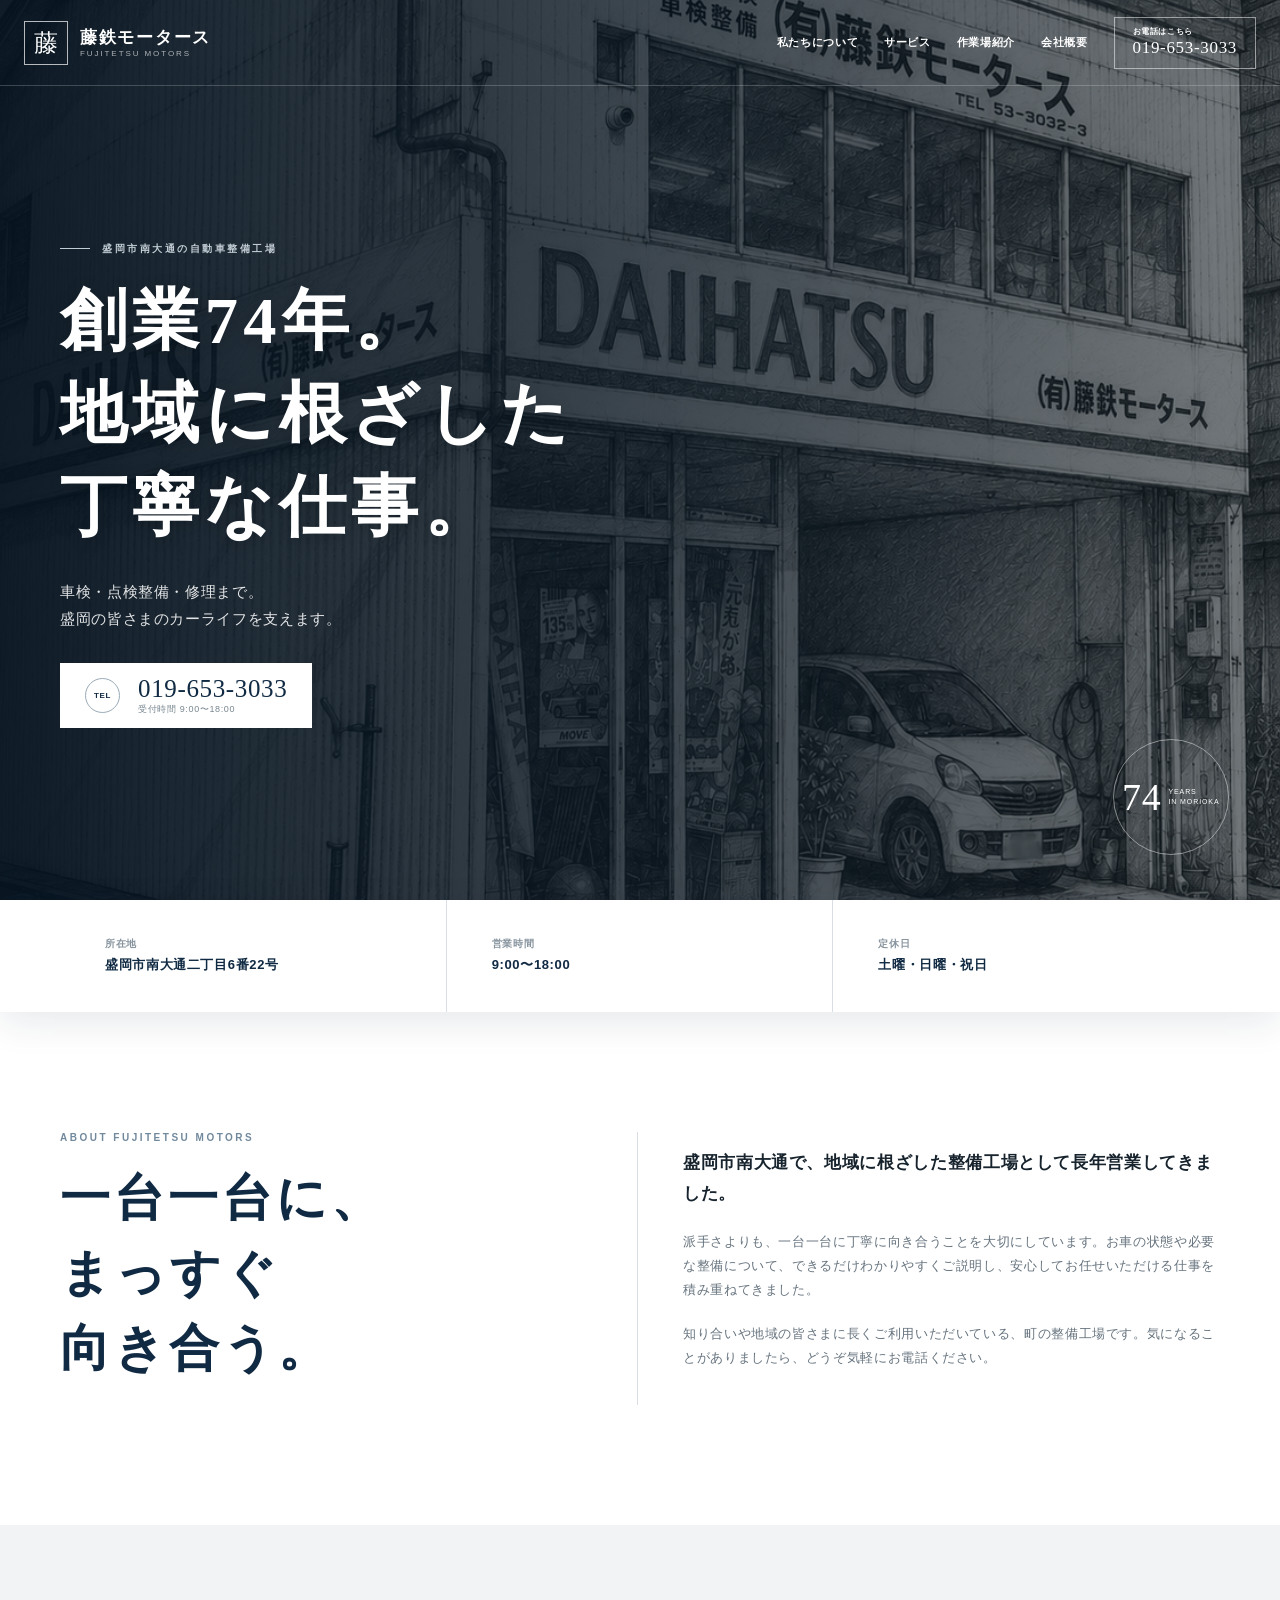
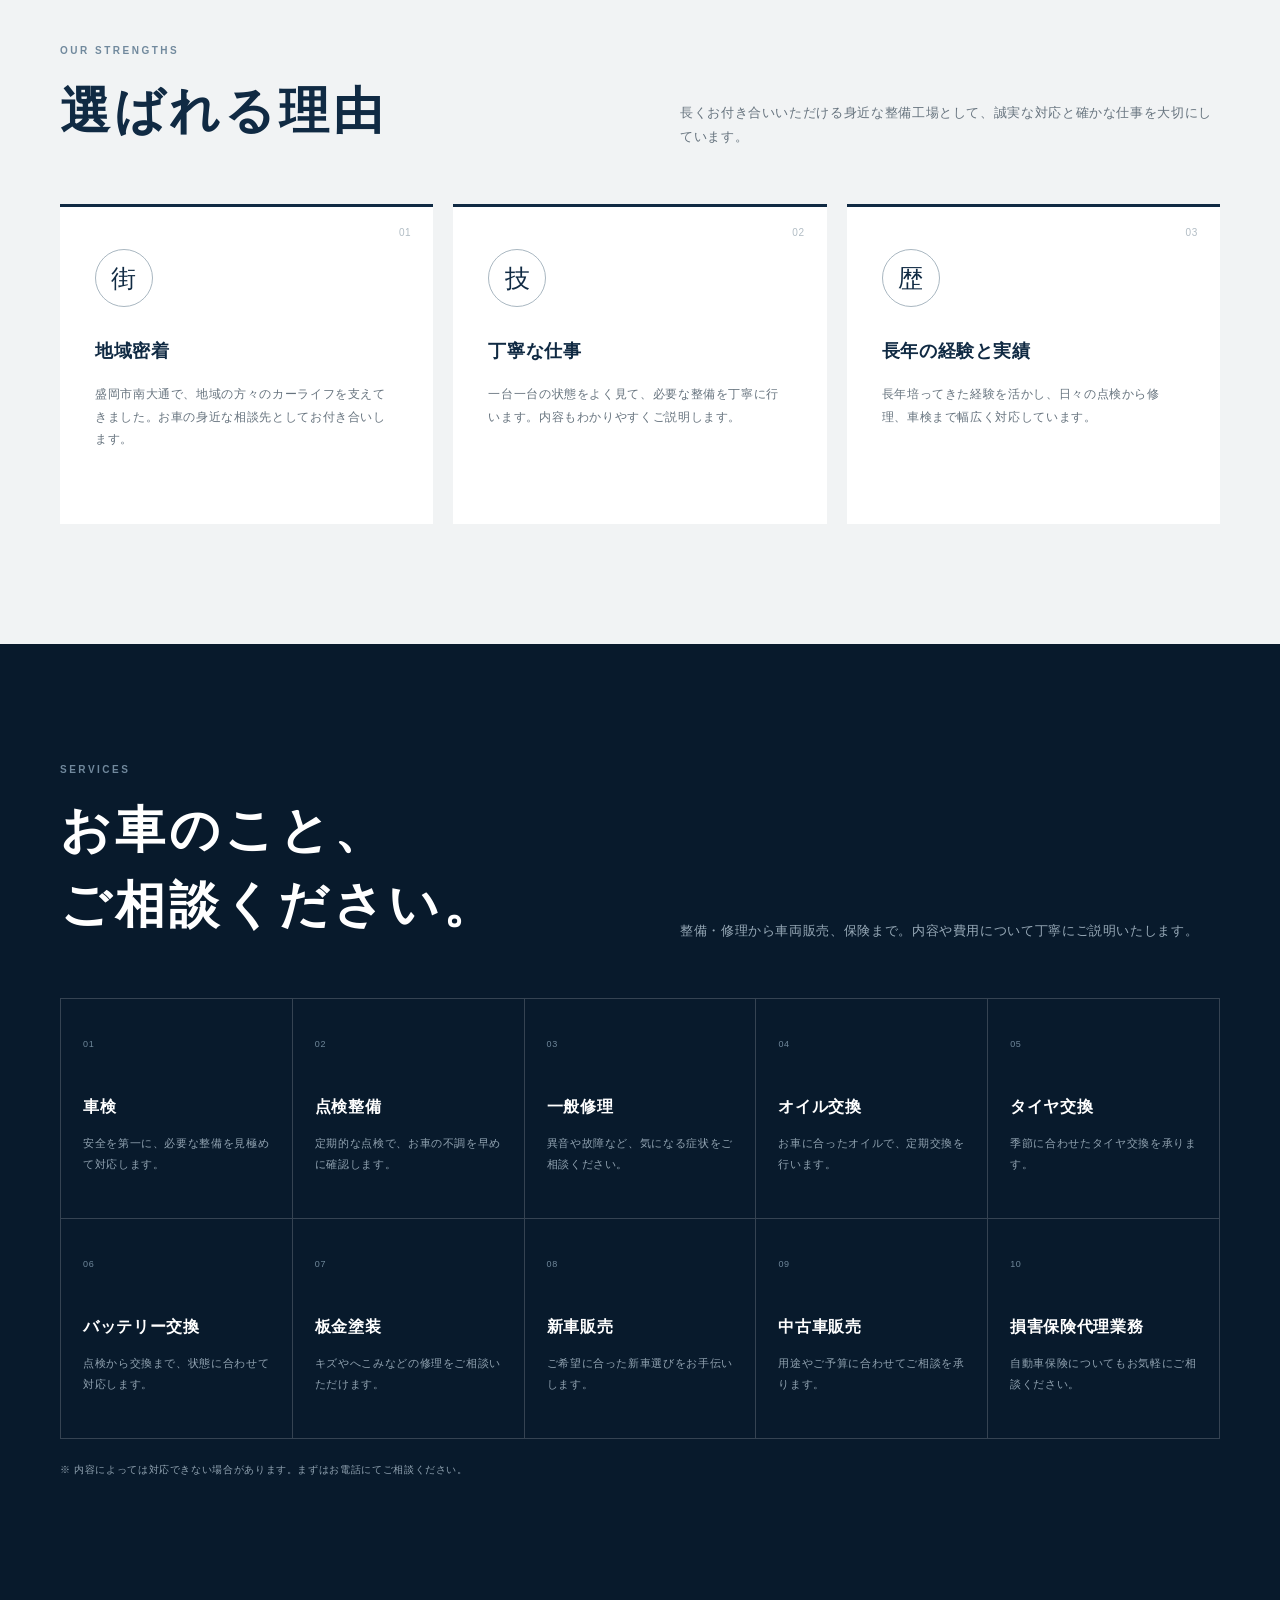
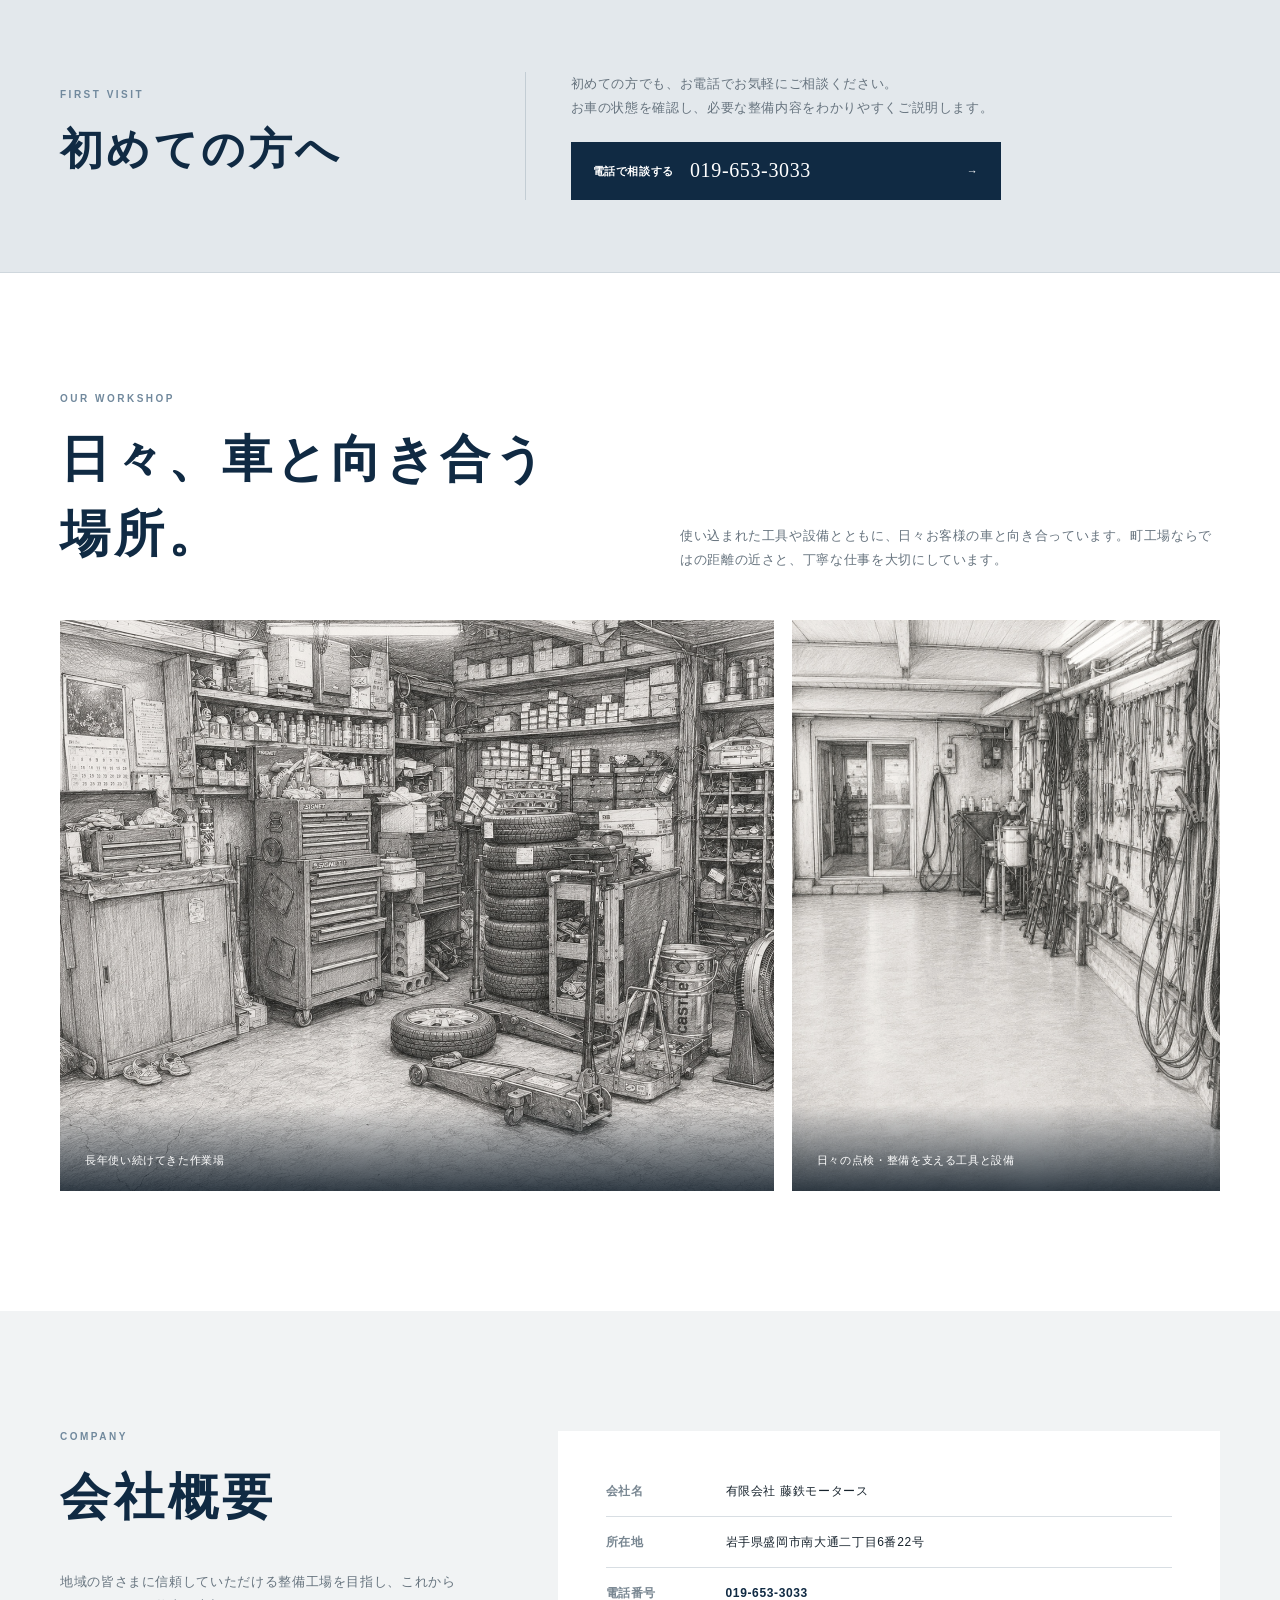
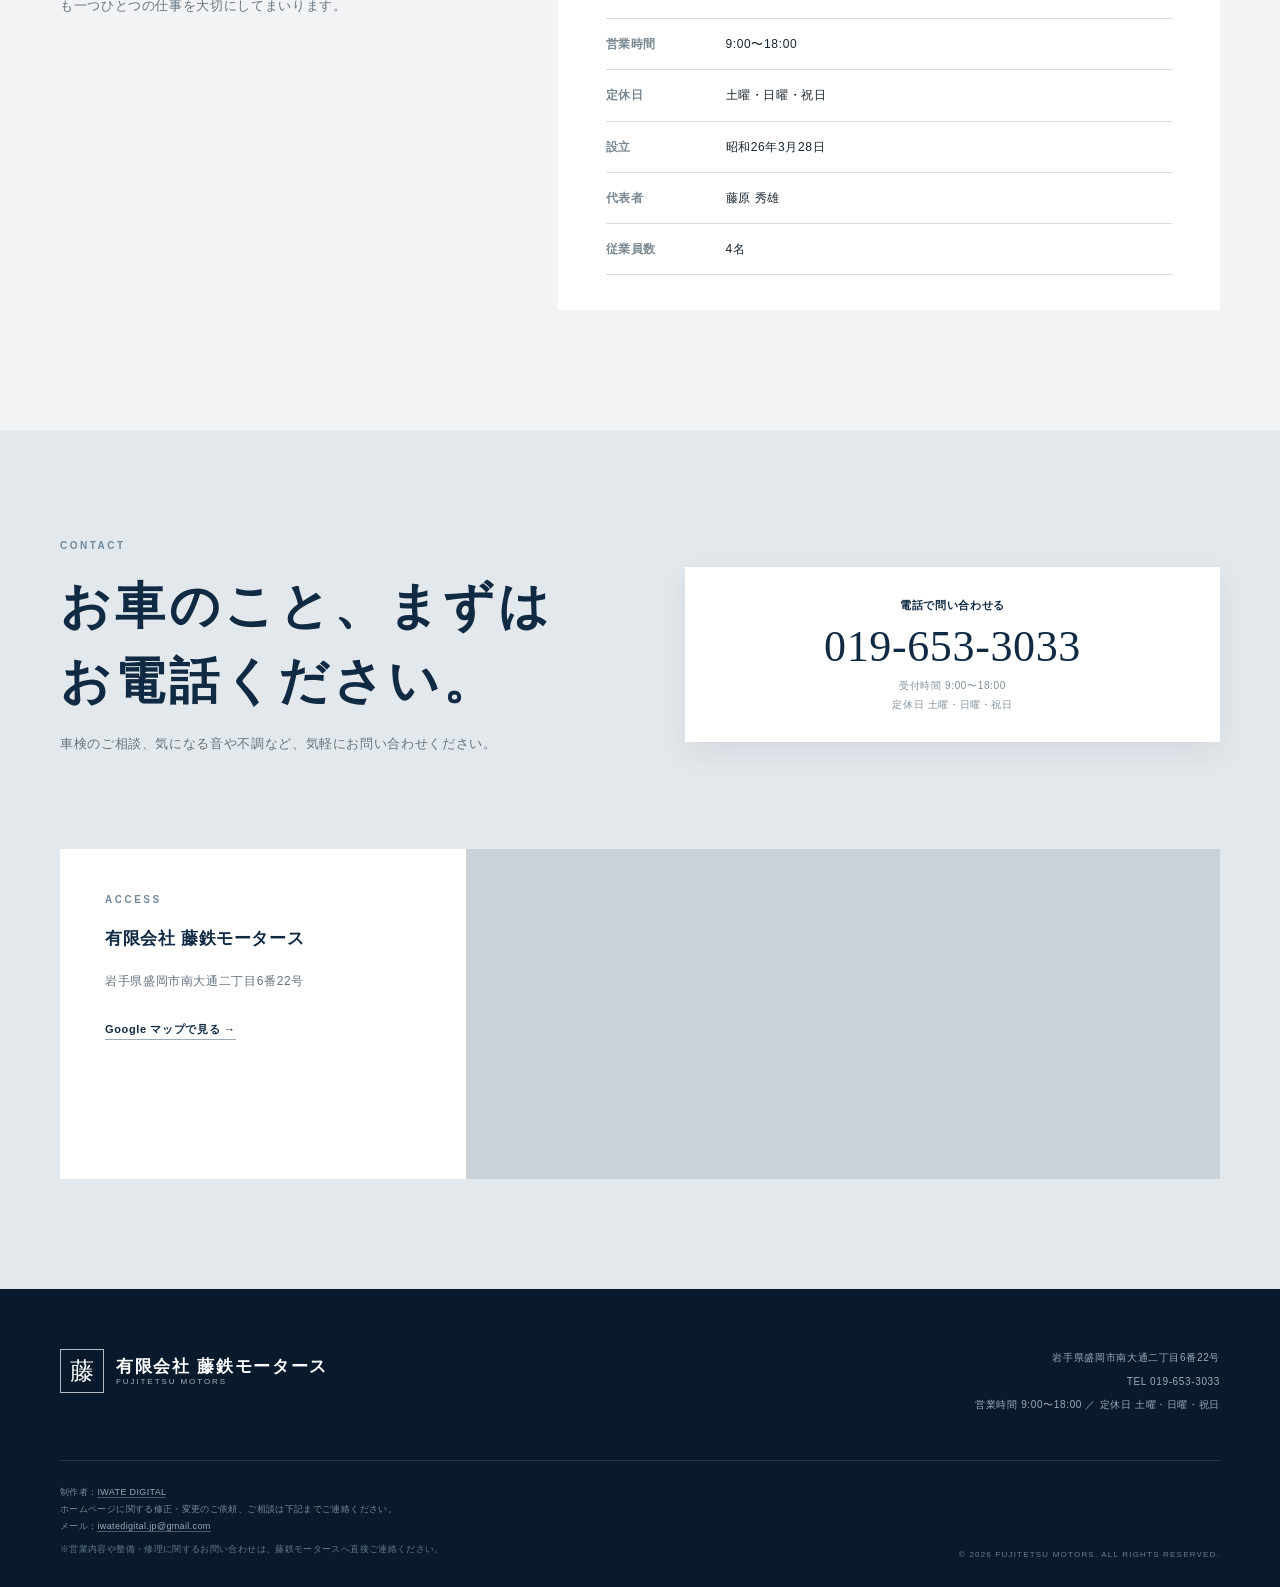
<file: index.html>
<!DOCTYPE html>
<html lang="ja">
<head>
  <meta charset="UTF-8">
  <meta name="viewport" content="width=device-width, initial-scale=1.0">
  <meta name="description" content="有限会社藤鉄モータースは、盛岡市南大通の地域に根ざした自動車整備工場です。車検・点検整備・修理など、お車のことを丁寧に承ります。">
  <title>有限会社 藤鉄モータース | 盛岡市南大通の自動車整備工場</title>
  <link rel="stylesheet" href="styles.css">
  <link rel="stylesheet" href="workshop-photos.css">
</head>
<body>
  <header class="site-header" id="top">
    <div class="header-inner">
      <a class="brand" href="#top" aria-label="藤鉄モータース ホーム">
        <span class="brand-mark" aria-hidden="true">藤</span>
        <span class="brand-copy"><strong>藤鉄モータース</strong><small>FUJITETSU MOTORS</small></span>
      </a>
      <button class="menu-button" aria-label="メニューを開く" aria-expanded="false"><span></span><span></span><span></span></button>
      <nav class="global-nav" aria-label="メインナビゲーション">
        <a href="#about">私たちについて</a>
        <a href="#services">サービス</a>
        <a href="#workshop">作業場紹介</a>
        <a href="#company">会社概要</a>
        <a class="header-phone" href="tel:0196533033"><small>お電話はこちら</small><strong>019-653-3033</strong></a>
      </nav>
    </div>
  </header>

  <main>
    <section class="hero">
      <div class="hero-bg" aria-hidden="true"></div>
      <div class="container hero-content">
        <p class="eyebrow hero-eyebrow">盛岡市南大通の自動車整備工場</p>
        <h1>創業74年。<br>地域に根ざした<br>丁寧な仕事。</h1>
        <p class="hero-lead">車検・点検整備・修理まで。<br>盛岡の皆さまのカーライフを支えます。</p>
        <a class="button button-primary" href="tel:0196533033"><span class="phone-symbol">TEL</span><span>019-653-3033<small>受付時間 9:00〜18:00</small></span></a>
      </div>
      <div class="hero-badge"><strong>74</strong><span>YEARS<br>IN MORIOKA</span></div>
    </section>

    <section class="quick-info" aria-label="営業情報">
      <div class="container quick-grid">
        <div><span>所在地</span><strong>盛岡市南大通二丁目6番22号</strong></div>
        <div><span>営業時間</span><strong>9:00〜18:00</strong></div>
        <div><span>定休日</span><strong>土曜・日曜・祝日</strong></div>
      </div>
    </section>

    <section class="section about" id="about">
      <div class="container about-grid">
        <div>
          <p class="eyebrow">ABOUT FUJITETSU MOTORS</p>
          <h2>一台一台に、<br>まっすぐ<br>向き合う。</h2>
        </div>
        <div class="about-copy">
          <p class="large-copy">盛岡市南大通で、地域に根ざした整備工場として長年営業してきました。</p>
          <p>派手さよりも、一台一台に丁寧に向き合うことを大切にしています。お車の状態や必要な整備について、できるだけわかりやすくご説明し、安心してお任せいただける仕事を積み重ねてきました。</p>
          <p>知り合いや地域の皆さまに長くご利用いただいている、町の整備工場です。気になることがありましたら、どうぞ気軽にお電話ください。</p>
        </div>
      </div>
    </section>

    <section class="section reasons" id="reasons">
      <div class="container">
        <div class="section-heading">
          <div><p class="eyebrow">OUR STRENGTHS</p><h2>選ばれる理由</h2></div>
          <p>長くお付き合いいただける身近な整備工場として、誠実な対応と確かな仕事を大切にしています。</p>
        </div>
        <div class="reason-grid">
          <article class="reason-card"><span class="reason-number">01</span><span class="reason-kanji">街</span><h3>地域密着</h3><p>盛岡市南大通で、地域の方々のカーライフを支えてきました。お車の身近な相談先としてお付き合いします。</p></article>
          <article class="reason-card"><span class="reason-number">02</span><span class="reason-kanji">技</span><h3>丁寧な仕事</h3><p>一台一台の状態をよく見て、必要な整備を丁寧に行います。内容もわかりやすくご説明します。</p></article>
          <article class="reason-card"><span class="reason-number">03</span><span class="reason-kanji">歴</span><h3>長年の経験と実績</h3><p>長年培ってきた経験を活かし、日々の点検から修理、車検まで幅広く対応しています。</p></article>
        </div>
      </div>
    </section>

    <section class="section services" id="services">
      <div class="container">
        <div class="section-heading light">
          <div><p class="eyebrow">SERVICES</p><h2>お車のこと、<br>ご相談ください。</h2></div>
          <p>整備・修理から車両販売、保険まで。内容や費用について丁寧にご説明いたします。</p>
        </div>
        <div class="service-grid">
          <article class="service-card"><span>01</span><h3>車検</h3><p>安全を第一に、必要な整備を見極めて対応します。</p></article>
          <article class="service-card"><span>02</span><h3>点検整備</h3><p>定期的な点検で、お車の不調を早めに確認します。</p></article>
          <article class="service-card"><span>03</span><h3>一般修理</h3><p>異音や故障など、気になる症状をご相談ください。</p></article>
          <article class="service-card"><span>04</span><h3>オイル交換</h3><p>お車に合ったオイルで、定期交換を行います。</p></article>
          <article class="service-card"><span>05</span><h3>タイヤ交換</h3><p>季節に合わせたタイヤ交換を承ります。</p></article>
          <article class="service-card"><span>06</span><h3>バッテリー交換</h3><p>点検から交換まで、状態に合わせて対応します。</p></article>
          <article class="service-card"><span>07</span><h3>板金塗装</h3><p>キズやへこみなどの修理をご相談いただけます。</p></article>
          <article class="service-card"><span>08</span><h3>新車販売</h3><p>ご希望に合った新車選びをお手伝いします。</p></article>
          <article class="service-card"><span>09</span><h3>中古車販売</h3><p>用途やご予算に合わせてご相談を承ります。</p></article>
          <article class="service-card"><span>10</span><h3>損害保険代理業務</h3><p>自動車保険についてもお気軽にご相談ください。</p></article>
        </div>
        <p class="service-note">※ 内容によっては対応できない場合があります。まずはお電話にてご相談ください。</p>
      </div>
    </section>

    <section class="first-visit" id="first-visit">
      <div class="container first-visit-inner">
        <div>
          <p class="eyebrow">FIRST VISIT</p>
          <h2>初めての方へ</h2>
        </div>
        <div class="first-visit-copy">
          <p>初めての方でも、お電話でお気軽にご相談ください。<br>お車の状態を確認し、必要な整備内容をわかりやすくご説明します。</p>
          <a href="tel:0196533033">電話で相談する <strong>019-653-3033</strong><span>→</span></a>
        </div>
      </div>
    </section>

    <section class="section workshop" id="workshop">
      <div class="container">
        <div class="workshop-heading">
          <div><p class="eyebrow">OUR WORKSHOP</p><h2>日々、車と向き合う<br>場所。</h2></div>
          <p>使い込まれた工具や設備とともに、日々お客様の車と向き合っています。町工場ならではの距離の近さと、丁寧な仕事を大切にしています。</p>
        </div>
        <div class="workshop-photos">
          <figure class="workshop-photo main-photo"><img src="workshop-tires.jpg" alt="藤鉄モータースの作業場に積まれたタイヤ"><figcaption>長年使い続けてきた作業場</figcaption></figure>
          <figure class="workshop-photo detail-photo"><img src="workshop-tools.jpg" alt="藤鉄モータースの作業場に並ぶ工具と整備設備"><figcaption>日々の点検・整備を支える工具と設備</figcaption></figure>
        </div>
      </div>
    </section>

    <section class="section company" id="company">
      <div class="container company-grid">
        <div><p class="eyebrow">COMPANY</p><h2>会社概要</h2><p class="company-note">地域の皆さまに信頼していただける整備工場を目指し、これからも一つひとつの仕事を大切にしてまいります。</p></div>
        <div class="company-info">
          <dl>
            <div><dt>会社名</dt><dd>有限会社 藤鉄モータース</dd></div>
            <div><dt>所在地</dt><dd>岩手県盛岡市南大通二丁目6番22号</dd></div>
            <div><dt>電話番号</dt><dd><a href="tel:0196533033">019-653-3033</a></dd></div>
            <div><dt>営業時間</dt><dd>9:00〜18:00</dd></div>
            <div><dt>定休日</dt><dd>土曜・日曜・祝日</dd></div>
            <div><dt>設立</dt><dd>昭和26年3月28日</dd></div>
            <div><dt>代表者</dt><dd>藤原 秀雄</dd></div>
            <div><dt>従業員数</dt><dd>4名</dd></div>
          </dl>
        </div>
      </div>
    </section>

    <section class="contact" id="contact">
      <div class="container contact-top">
        <div><p class="eyebrow">CONTACT</p><h2>お車のこと、まずは<br>お電話ください。</h2><p>車検のご相談、気になる音や不調など、気軽にお問い合わせください。</p></div>
        <a class="phone-card" href="tel:0196533033"><span>電話で問い合わせる</span><strong>019-653-3033</strong><em>受付時間 9:00〜18:00<br>定休日 土曜・日曜・祝日</em></a>
      </div>
      <div class="container access-grid">
        <div class="access-info"><p class="eyebrow">ACCESS</p><h3>有限会社 藤鉄モータース</h3><p>岩手県盛岡市南大通二丁目6番22号</p><a href="https://www.google.com/maps/search/?api=1&query=岩手県盛岡市南大通二丁目6番22号" target="_blank" rel="noopener">Google マップで見る →</a></div>
        <div class="map-wrap"><iframe title="藤鉄モータース周辺地図" src="https://maps.google.com/maps?q=岩手県盛岡市南大通二丁目6番22号&output=embed" loading="lazy" referrerpolicy="no-referrer-when-downgrade"></iframe></div>
      </div>
    </section>
  </main>

  <footer>
    <div class="container footer-main">
      <a class="brand footer-brand" href="#top"><span class="brand-mark">藤</span><span class="brand-copy"><strong>有限会社 藤鉄モータース</strong><small>FUJITETSU MOTORS</small></span></a>
      <div class="footer-info"><p>岩手県盛岡市南大通二丁目6番22号</p><p><a href="tel:0196533033">TEL 019-653-3033</a></p><p>営業時間 9:00〜18:00 ／ 定休日 土曜・日曜・祝日</p></div>
    </div>
    <div class="container footer-bottom">
      <div class="creator-info">
        <p>制作者：<a href="https://h-suzukaze.github.io/iwate-digital/" target="_blank" rel="noopener noreferrer">IWATE DIGITAL</a></p>
        <p>ホームページに関する修正・変更のご依頼、ご相談は下記までご連絡ください。</p>
        <p>メール：<a href="mailto:iwatedigital.jp@gmail.com">iwatedigital.jp@gmail.com</a></p>
        <p class="creator-note">※営業内容や整備・修理に関するお問い合わせは、藤鉄モータースへ直接ご連絡ください。</p>
      </div>
      <small class="copyright-text">© 2026 FUJITETSU MOTORS. ALL RIGHTS RESERVED.</small>
    </div>
  </footer>
  <script src="script.js"></script>
</body>
</html>
</file>
<file: styles.css>
:root{--navy:#102a43;--deep:#081a2c;--silver:#d8dee4;--pale:#f1f3f4;--white:#fff;--ink:#17232d;--muted:#66737e;--line:#d8dee3;--max:1160px}*{box-sizing:border-box}html{scroll-behavior:smooth}body{margin:0;color:var(--ink);font-family:"Yu Gothic","Hiragino Kaku Gothic ProN",Meiryo,sans-serif;line-height:1.85;letter-spacing:.04em}a{color:inherit;text-decoration:none}img{display:block;width:100%}.container{width:min(calc(100% - 48px),var(--max));margin:auto}.site-header{position:fixed;inset:0 0 auto;z-index:20;height:86px;color:#fff;border-bottom:1px solid rgba(255,255,255,.2);transition:.25s}.site-header.scrolled{height:70px;background:rgba(8,26,44,.97);box-shadow:0 5px 25px rgba(0,0,0,.13)}.header-inner{height:100%;width:min(calc(100% - 48px),1280px);margin:auto;display:flex;align-items:center;justify-content:space-between}.brand{display:inline-flex;align-items:center;gap:12px}.brand-mark{width:44px;height:44px;border:1px solid rgba(255,255,255,.7);display:grid;place-items:center;font:24px serif}.brand-copy{display:flex;flex-direction:column;line-height:1.25}.brand-copy strong{font-size:17px;letter-spacing:.1em}.brand-copy small{font:8px Arial;letter-spacing:.24em;opacity:.65}.global-nav{height:100%;display:flex;align-items:center;gap:26px;font-size:11px;font-weight:700}.header-phone{height:52px;padding:6px 18px;border:1px solid rgba(255,255,255,.5);display:flex;flex-direction:column;justify-content:center;line-height:1.35}.header-phone small{font-size:8px}.header-phone strong{font:17px Georgia,serif;letter-spacing:.04em}.menu-button{display:none}.hero{height:100svh;min-height:720px;position:relative;display:flex;align-items:center;overflow:hidden;background:var(--deep);color:#fff}.hero-bg{position:absolute;inset:0;background:linear-gradient(90deg,rgba(5,19,32,.94),rgba(5,19,32,.68) 45%,rgba(5,19,32,.1) 78%),url("hero-workshop.jpg") center/cover;animation:hero-in 1s ease-out both}.hero-content{position:relative;z-index:2;padding-top:70px}.eyebrow{margin:0 0 18px;color:#71899d;font:700 10px Arial,sans-serif;letter-spacing:.25em}.hero-eyebrow{color:#c1ccd4;display:flex;align-items:center;gap:12px}.hero-eyebrow:before{content:"";width:30px;height:1px;background:currentColor}.hero h1,.about h2,.section-heading h2,.workshop h2,.company h2,.contact h2{margin:0;color:var(--navy);font-family:"Yu Mincho","Hiragino Mincho ProN",serif;font-size:clamp(34px,4vw,50px);line-height:1.5;letter-spacing:.08em;font-weight:600}.hero h1{color:#fff;font-size:clamp(44px,5.2vw,70px);line-height:1.4;text-shadow:0 2px 15px rgba(0,0,0,.2)}.hero-lead{margin:24px 0 30px;color:rgba(255,255,255,.88);font-size:15px}.button-primary{width:max-content;min-height:65px;padding:8px 25px;background:#fff;color:var(--navy);display:flex;align-items:center;gap:18px;font-weight:700;transition:.2s}.button-primary:hover{transform:translateY(-2px)}.button-primary>span:last-child{display:flex;flex-direction:column;font:25px Georgia,serif}.button-primary small{font:9px "Yu Gothic",sans-serif;color:#788690}.phone-symbol{width:35px;height:35px;border:1px solid #9aabb8;border-radius:50%;display:grid;place-items:center;font:700 8px Arial}.hero-badge{position:absolute;z-index:3;right:4vw;bottom:5vh;width:116px;height:116px;border:1px solid rgba(255,255,255,.45);border-radius:50%;display:flex;align-items:center;justify-content:center;gap:7px}.hero-badge strong{font:38px Georgia,serif}.hero-badge span{font:7px/1.5 Arial;letter-spacing:.13em}.quick-info{position:relative;z-index:4;background:#fff;box-shadow:0 10px 35px rgba(12,36,56,.1)}.quick-grid{min-height:112px;display:grid;grid-template-columns:repeat(3,1fr)}.quick-grid div{padding:20px 45px;border-right:1px solid var(--line);display:flex;flex-direction:column;justify-content:center}.quick-grid div:last-child{border:0}.quick-grid span{color:#87949e;font-size:10px;font-weight:700}.quick-grid strong{color:var(--navy);font-size:13px}.section{padding:120px 0}.about{background:#fff}.about-grid{display:grid;grid-template-columns:.9fr 1.1fr;gap:100px}.about-copy{padding:15px 0 15px 45px;border-left:1px solid var(--line)}.about-copy p{margin:0 0 20px;color:var(--muted);font-size:13px}.about-copy .large-copy{color:var(--ink);font-size:17px;font-weight:700}.reasons{background:var(--pale)}.section-heading{margin-bottom:55px;display:grid;grid-template-columns:1fr 1fr;gap:80px;align-items:end}.section-heading p:last-child{margin:0;color:var(--muted);font-size:13px}.reason-grid{display:grid;grid-template-columns:repeat(3,1fr);gap:20px}.reason-card{position:relative;min-height:320px;padding:42px 35px;background:#fff;border-top:3px solid var(--navy)}.reason-number{position:absolute;top:20px;right:22px;color:#b2bdc5;font:10px Arial}.reason-kanji{width:58px;height:58px;margin-bottom:28px;border:1px solid #a9b7c1;border-radius:50%;display:grid;place-items:center;color:var(--navy);font:25px serif}.reason-card h3{margin:0 0 15px;color:var(--navy);font-size:18px}.reason-card p{margin:0;color:var(--muted);font-size:12px}.services{background:var(--deep);color:#fff}.section-heading.light h2{color:#fff}.section-heading.light p:last-child{color:#98aab8}.service-grid{display:grid;grid-template-columns:repeat(5,1fr);border-top:1px solid rgba(255,255,255,.18);border-left:1px solid rgba(255,255,255,.18)}.service-card{min-height:220px;padding:28px 22px;border-right:1px solid rgba(255,255,255,.18);border-bottom:1px solid rgba(255,255,255,.18);transition:.2s}.service-card:hover{background:rgba(255,255,255,.07)}.service-card span{color:#6f879a;font:9px Arial}.service-card h3{margin:35px 0 12px;font-size:16px}.service-card p{margin:0;color:#91a3b1;font-size:11px}.workshop{background:#fff}.workshop-heading{margin-bottom:48px;display:grid;grid-template-columns:1fr 1fr;gap:80px;align-items:end}.workshop-heading>p{margin:0;color:var(--muted);font-size:13px}.workshop-photos{display:grid;grid-template-columns:1.25fr .75fr;gap:18px;align-items:stretch}.workshop-photo{position:relative;margin:0;min-height:440px;overflow:hidden;background:var(--deep)}.workshop-photo img{height:100%;object-fit:cover;filter:saturate(.7) contrast(1.04)}.detail-photo img{object-position:15% center;transform:scale(1.25)}.workshop-photo figcaption{position:absolute;inset:auto 0 0;padding:45px 25px 20px;background:linear-gradient(transparent,rgba(5,19,32,.8));color:#fff;font-size:11px}.company{background:var(--pale)}.company-grid{display:grid;grid-template-columns:.75fr 1.25fr;gap:100px}.company-note{margin-top:35px;color:var(--muted);font-size:13px}.company-info{padding:35px 48px;background:#fff}.company-info dl{margin:0}.company-info dl div{padding:14px 0;border-bottom:1px solid var(--line);display:grid;grid-template-columns:120px 1fr;font-size:12px}.company-info dt{color:#798792;font-weight:700}.company-info dd{margin:0}.company-info a{color:var(--navy);font-weight:700}.contact{padding:110px 0;background:#e3e8ec}.contact-top{display:grid;grid-template-columns:1fr 1fr;gap:90px;align-items:center;margin-bottom:80px}.contact-top p:last-child{color:var(--muted);font-size:13px}.phone-card{padding:28px 35px;background:#fff;color:var(--navy);display:flex;flex-direction:column;align-items:center;box-shadow:0 10px 30px rgba(16,42,67,.08);transition:.2s}.phone-card:hover{transform:translateY(-2px)}.phone-card span{font-size:11px;font-weight:700}.phone-card strong{font:clamp(32px,4vw,44px)/1.4 Georgia,serif}.phone-card em{color:#81909b;text-align:center;font-size:10px;font-style:normal}.access-grid{display:grid;grid-template-columns:.7fr 1.3fr;background:#fff}.access-info{padding:45px}.access-info h3{margin:0 0 15px;color:var(--navy);font-size:17px}.access-info p:not(.eyebrow){color:var(--muted);font-size:12px}.access-info a{display:inline-block;margin-top:15px;color:var(--navy);font-size:11px;font-weight:700;border-bottom:1px solid #9caab5}.map-wrap{min-height:330px;background:#ccd3d8}.map-wrap iframe{width:100%;height:100%;border:0}footer{padding:60px 0 28px;background:var(--deep);color:#fff}.footer-main{display:flex;justify-content:space-between;align-items:flex-start}.footer-info{text-align:right;color:#9babb7;font-size:10px}.footer-info p{margin:0 0 5px}.copyright{margin-top:40px;padding-top:25px;border-top:1px solid rgba(255,255,255,.13);color:#687e8e;font:8px Arial;letter-spacing:.15em}@keyframes hero-in{from{opacity:0;transform:scale(1.06)}to{opacity:1;transform:scale(1)}}@media(max-width:1000px){.global-nav{gap:15px}.global-nav>a:not(.header-phone){display:none}.service-grid{grid-template-columns:repeat(2,1fr)}}@media(max-width:760px){.container{width:calc(100% - 36px)}.site-header,.site-header.scrolled{height:67px}.header-inner{width:calc(100% - 30px)}.header-phone{display:none!important}.menu-button{position:relative;z-index:30;width:42px;height:42px;padding:10px;border:0;background:transparent;display:grid;align-content:center;gap:5px}.menu-button span{height:1px;background:#fff;transition:.2s}.menu-button.open span:first-child{transform:translateY(6px) rotate(45deg)}.menu-button.open span:nth-child(2){opacity:0}.menu-button.open span:last-child{transform:translateY(-6px) rotate(-45deg)}.global-nav{position:fixed;inset:0;padding:95px 30px 40px;background:var(--deep);display:flex;flex-direction:column;align-items:stretch;transform:translateX(100%);transition:.25s}.global-nav.open{transform:translateX(0)}.global-nav>a:not(.header-phone){display:block;padding:17px 0;border-bottom:1px solid rgba(255,255,255,.15);font-size:14px}.hero{height:auto;min-height:700px}.hero-bg{background:linear-gradient(90deg,rgba(5,19,32,.88),rgba(5,19,32,.42)),url("assets/hero-workshop.png") 60% center/cover}.hero-badge{display:none}.hero h1{font-size:39px}.hero-lead{font-size:13px}.quick-grid,.about-grid,.section-heading,.reason-grid,.workshop-heading,.company-grid,.contact-top,.access-grid{grid-template-columns:1fr}.quick-grid div{padding:14px 20px;border-right:0;border-bottom:1px solid var(--line)}.quick-grid div:last-child{border:0}.section{padding:82px 0}.about-grid,.company-grid,.contact-top{gap:40px}.about-copy{padding:0;border:0}.section-heading,.workshop-heading{gap:20px;margin-bottom:38px}.reason-card{min-height:250px}.service-card{min-height:190px}.workshop-photos{grid-template-columns:1fr;gap:12px}.workshop-photo{min-height:290px}.detail-photo{display:none}.company-info{padding:28px 22px}.company-info dl div{grid-template-columns:90px 1fr}.contact{padding:80px 0}.contact-top{margin-bottom:50px}.access-info{padding:32px 25px}.map-wrap{min-height:300px}.footer-main{display:grid;gap:30px}.footer-info{text-align:left}}@media(max-width:480px){.brand-mark{width:38px;height:38px;font-size:20px}.brand-copy strong{font-size:14px}.hero h1{font-size:34px}.button-primary>span:last-child{font-size:22px}.service-grid{grid-template-columns:1fr}.service-card{min-height:165px}.service-card h3{margin-top:20px}.company-info dl div{grid-template-columns:1fr;gap:3px}.phone-card strong{font-size:30px}}@media(prefers-reduced-motion:reduce){*,*:before,*:after{scroll-behavior:auto!important;animation-duration:.01ms!important;transition-duration:.01ms!important}}
</file>
<file: workshop-photos.css>
/* Actual workshop photography */
.hero-bg {
  background:
    linear-gradient(90deg, rgba(5, 19, 32, .95) 0%, rgba(5, 19, 32, .78) 42%, rgba(5, 19, 32, .48) 100%),
    url("hero-workshop.jpg") center 57% / cover no-repeat;
}

.workshop-photo {
  min-height: 560px;
}

.workshop-photo img {
  filter: saturate(.78) contrast(1.04);
}

.main-photo img {
  object-position: center 48%;
}

.detail-photo img {
  object-position: center 58%;
  transform: none;
}

.service-note {
  margin: 22px 0 0;
  color: #91a3b1;
  font-size: 10px;
}

.first-visit {
  padding: 72px 0;
  background: #e3e8ec;
  border-bottom: 1px solid #cfd7dd;
}

.first-visit-inner {
  display: grid;
  grid-template-columns: .7fr 1.3fr;
  gap: 90px;
  align-items: center;
}

.first-visit h2 {
  margin: 0;
  color: var(--navy);
  font: 600 clamp(30px, 3.5vw, 43px) / 1.5 "Yu Mincho", "Hiragino Mincho ProN", serif;
  letter-spacing: .08em;
}

.first-visit-copy {
  padding-left: 45px;
  border-left: 1px solid #c3cdd4;
}

.first-visit-copy p {
  margin: 0 0 22px;
  color: var(--muted);
  font-size: 13px;
}

.first-visit-copy a {
  max-width: 430px;
  min-height: 58px;
  padding: 0 22px;
  background: var(--navy);
  color: #fff;
  display: flex;
  align-items: center;
  gap: 16px;
  font-size: 11px;
  font-weight: 700;
}

.first-visit-copy strong {
  font: 20px Georgia, serif;
}

.first-visit-copy span {
  margin-left: auto;
}

.footer-bottom {
  margin-top: 40px;
  padding-top: 24px;
  border-top: 1px solid rgba(255, 255, 255, .13);
  display: flex;
  justify-content: space-between;
  align-items: flex-end;
  gap: 30px;
}

.creator-info {
  color: #778b99;
  font-size: 9px;
  line-height: 1.7;
  letter-spacing: .04em;
}

.creator-info p {
  margin: 0 0 2px;
}

.creator-info a {
  color: #9aabb6;
  border-bottom: 1px solid rgba(154, 171, 182, .45);
  transition: color .2s, border-color .2s;
}

.creator-info a:hover {
  color: #fff;
  border-color: rgba(255, 255, 255, .7);
}

.creator-note {
  margin-top: 7px !important;
  color: #647a89;
}

.copyright-text {
  flex: 0 0 auto;
  color: #687e8e;
  font: 8px Arial, sans-serif;
  letter-spacing: .15em;
}

@media (max-width: 760px) {
  .hero-bg {
    background:
      linear-gradient(90deg, rgba(5, 19, 32, .9), rgba(5, 19, 32, .6)),
      url("hero-workshop.jpg") center 56% / cover no-repeat;
  }

  .workshop-photo {
    min-height: 460px;
  }

  .detail-photo {
    display: block;
  }

  .first-visit {
    padding: 60px 0;
  }

  .first-visit-inner {
    grid-template-columns: 1fr;
    gap: 25px;
  }

  .first-visit-copy {
    padding: 0;
    border: 0;
  }

  .first-visit-copy a {
    max-width: none;
  }

  .footer-bottom {
    align-items: flex-start;
    flex-direction: column;
    gap: 20px;
  }
}
</file>
